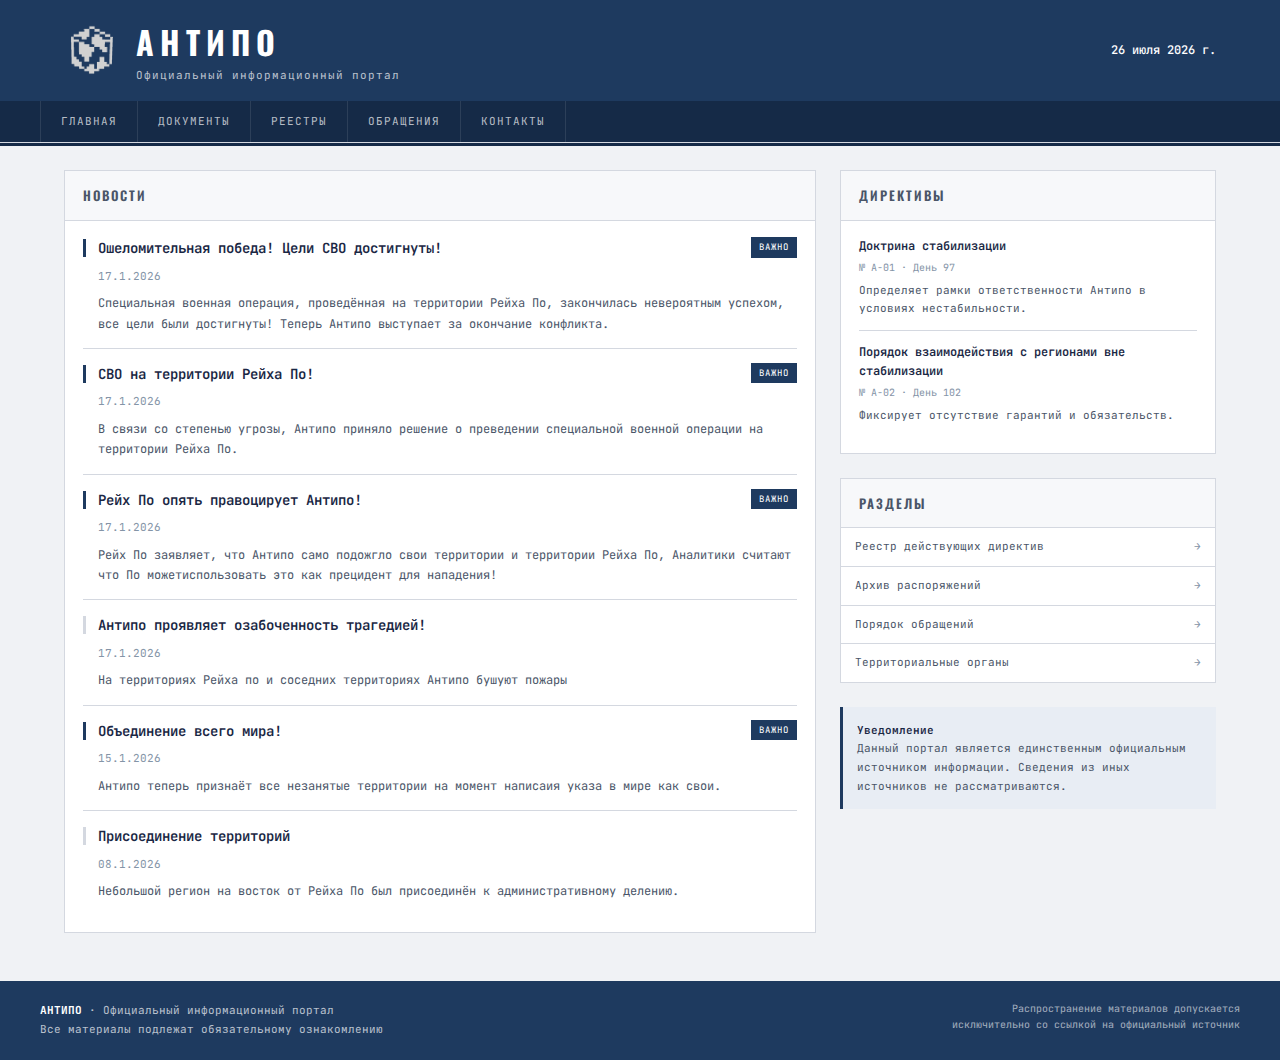
<file: index.html>
<!DOCTYPE html>
<html lang="ru">
<head>
<meta charset="UTF-8">
<title>АНТИПО — Официальный портал</title>
<meta name="viewport" content="width=device-width, initial-scale=1">
<link rel="preconnect" href="https://fonts.googleapis.com">
<link href="https://fonts.googleapis.com/css2?family=JetBrains+Mono:wght@400;500;600&family=Oswald:wght@400;500;600;700&display=swap" rel="stylesheet">
<style>
:root {
  --bg-primary: #f0f2f5;
  --bg-secondary: #ffffff;
  --bg-tertiary: #f7f8fa;
  --border: #d4d8e0;
  --border-accent: #c0c6d0;
  --text-primary: #1a2744;
  --text-secondary: #4a5568;
  --text-muted: #8494a7;
  --accent: #1e3a5f;
  --accent-dim: #152a47;
}

* {
  margin: 0;
  padding: 0;
  box-sizing: border-box;
}

body {
  font-family: 'JetBrains Mono', monospace;
  background: var(--bg-primary);
  color: var(--text-primary);
  font-size: 13px;
  line-height: 1.6;
  min-height: 100vh;
}

/* ===== ШАПКА ===== */
header {
  background: var(--accent);
  border-bottom: 3px solid var(--accent-dim);
}

.header-main {
  display: flex;
  justify-content: space-between;
  align-items: center;
  padding: 16px 24px;
  max-width: 1200px;
  margin: 0 auto;
}

.logo-block {
  display: flex;
  align-items: center;
  gap: 16px;
}

.logo {
  width: 56px;
  height: 56px;
  object-fit: contain;
}

.title-block h1 {
  font-family: 'Oswald', sans-serif;
  font-size: 32px;
  font-weight: 700;
  letter-spacing: 6px;
  color: #ffffff;
}

.title-block .subtitle {
  font-size: 11px;
  color: rgba(255,255,255,0.7);
  letter-spacing: 1px;
}

.header-date {
  text-align: right;
  font-size: 12px;
  color: rgba(255,255,255,0.7);
}

.header-date .date {
  color: #ffffff;
  font-weight: 500;
}

/* ===== НАВИГАЦИЯ ===== */
nav {
  background: var(--accent-dim);
  border-bottom: 1px solid var(--border);
}

nav ul {
  display: flex;
  list-style: none;
  max-width: 1200px;
  margin: 0 auto;
}

nav a {
  display: block;
  padding: 12px 20px;
  color: rgba(255,255,255,0.7);
  text-decoration: none;
  font-size: 11px;
  letter-spacing: 1px;
  text-transform: uppercase;
  border-right: 1px solid rgba(255,255,255,0.1);
  transition: background 0.2s, color 0.2s;
}

nav a:hover {
  background: rgba(255,255,255,0.1);
  color: #ffffff;
}

nav li:first-child a {
  border-left: 1px solid rgba(255,255,255,0.1);
}

/* ===== ОСНОВНОЙ КОНТЕНТ ===== */
main {
  max-width: 1200px;
  margin: 0 auto;
  padding: 24px;
  display: grid;
  grid-template-columns: 2fr 1fr;
  gap: 24px;
}

/* ===== СЕКЦИИ ===== */
section {
  background: var(--bg-secondary);
  border: 1px solid var(--border);
}

.section-header {
  display: flex;
  justify-content: space-between;
  align-items: center;
  padding: 14px 18px;
  background: var(--bg-tertiary);
  border-bottom: 1px solid var(--border);
}

.section-title {
  font-family: 'Oswald', sans-serif;
  font-size: 13px;
  font-weight: 600;
  letter-spacing: 2px;
  text-transform: uppercase;
  color: var(--text-secondary);
}

.section-meta {
  font-size: 10px;
  color: var(--text-muted);
}

.section-content {
  padding: 16px 18px;
}

/* ===== НОВОСТИ ===== */
.news-item {
  padding: 14px 0;
  border-bottom: 1px solid var(--border);
}

.news-item:last-child {
  border-bottom: none;
}

.news-item:first-child {
  padding-top: 0;
}

.news-header {
  display: flex;
  align-items: flex-start;
  gap: 12px;
  margin-bottom: 8px;
}

.news-marker {
  width: 3px;
  min-height: 18px;
  background: var(--border);
  flex-shrink: 0;
  margin-top: 2px;
}

.news-marker.priority {
  background: var(--accent);
}

.news-title {
  font-weight: 600;
  font-size: 14px;
  color: var(--text-primary);
  flex: 1;
}

.news-badge {
  background: var(--accent);
  color: #ffffff;
  font-size: 9px;
  padding: 3px 8px;
  text-transform: uppercase;
  letter-spacing: 1px;
  flex-shrink: 0;
}

.news-date {
  font-size: 11px;
  color: var(--text-muted);
  margin-bottom: 8px;
  margin-left: 15px;
}

.news-text {
  font-size: 12px;
  color: var(--text-secondary);
  margin-left: 15px;
  line-height: 1.7;
}

/* ===== ДОКУМЕНТЫ ===== */
.doc-item {
  padding: 12px 0;
  border-bottom: 1px solid var(--border);
}

.doc-item:last-child {
  border-bottom: none;
}

.doc-item:first-child {
  padding-top: 0;
}

.doc-title {
  font-size: 12px;
  font-weight: 600;
  color: var(--text-primary);
  margin-bottom: 4px;
}

.doc-meta {
  font-size: 10px;
  color: var(--text-muted);
  margin-bottom: 6px;
}

.doc-summary {
  font-size: 11px;
  color: var(--text-secondary);
  line-height: 1.6;
}

/* ===== БОКОВАЯ ПАНЕЛЬ ===== */
.sidebar-section {
  margin-bottom: 24px;
}

.sidebar-section:last-child {
  margin-bottom: 0;
}

.info-block {
  padding: 14px;
  background: #e8edf4;
  border-left: 3px solid var(--accent);
  font-size: 11px;
  color: var(--text-secondary);
  line-height: 1.7;
}

.info-block strong {
  color: var(--text-primary);
  font-weight: 600;
}

.links-list {
  list-style: none;
}

.links-list li {
  border-bottom: 1px solid var(--border);
}

.links-list li:last-child {
  border-bottom: none;
}

.links-list a {
  display: block;
  padding: 10px 14px;
  color: var(--text-secondary);
  text-decoration: none;
  font-size: 11px;
  transition: background 0.2s, color 0.2s;
}

.links-list a:hover {
  background: var(--bg-tertiary);
  color: var(--text-primary);
}

.links-list .arrow {
  float: right;
  color: var(--text-muted);
}

/* ===== FOOTER ===== */
footer {
  background: var(--accent);
  border-top: none;
  padding: 20px 24px;
  margin-top: 24px;
}

.footer-content {
  max-width: 1200px;
  margin: 0 auto;
  display: flex;
  justify-content: space-between;
  align-items: flex-start;
  gap: 40px;
}

.footer-main {
  font-size: 11px;
  color: rgba(255,255,255,0.7);
  line-height: 1.8;
}

.footer-main strong {
  color: #ffffff;
}

.footer-note {
  font-size: 10px;
  color: rgba(255,255,255,0.6);
  text-align: right;
  max-width: 300px;
}

/* ===== СКРОЛЛБАР ===== */
::-webkit-scrollbar {
  width: 6px;
}

::-webkit-scrollbar-track {
  background: var(--bg-primary);
}

::-webkit-scrollbar-thumb {
  background: var(--border);
}

/* ===== АДАПТИВНОСТЬ ===== */
@media (max-width: 800px) {
  main {
    grid-template-columns: 1fr;
  }
  
  .header-main {
    flex-direction: column;
    gap: 12px;
    text-align: center;
  }
  
  .header-date {
    text-align: center;
  }
  
  nav ul {
    flex-wrap: wrap;
    justify-content: center;
  }
  
  .footer-content {
    flex-direction: column;
    gap: 16px;
  }
  
  .footer-note {
    text-align: left;
    max-width: none;
  }
}
</style>
</head>

<body>

<header>
  <div class="header-main">
    <div class="logo-block">
      <img src="logo.png" alt="АНТИПО" class="logo">
      <div class="title-block">
        <h1>АНТИПО</h1>
        <div class="subtitle">Официальный информационный портал</div>
      </div>
    </div>
    <div class="header-date">
      <div class="date" id="current-date">—</div>
    </div>
  </div>
  
  <nav>
    <ul>
      <li><a href="#">Главная</a></li>
      <li><a href="#">Документы</a></li>
      <li><a href="#">Реестры</a></li>
      <li><a href="#">Обращения</a></li>
      <li><a href="#">Контакты</a></li>
    </ul>
  </nav>
</header>

<main>
  <div class="content-main">
    <section>
      <div class="section-header">
        <div class="section-title">Новости</div>
        <div class="section-meta" id="news-update"></div>
      </div>
      <div class="section-content" id="news">
        <div style="color: var(--text-muted);">Загрузка...</div>
      </div>
    </section>
  </div>
  
  <div class="content-sidebar">
    <section class="sidebar-section">
      <div class="section-header">
        <div class="section-title">Директивы</div>
      </div>
      <div class="section-content" id="docs">
        <div style="color: var(--text-muted);">Загрузка...</div>
      </div>
    </section>
    
    <section class="sidebar-section">
      <div class="section-header">
        <div class="section-title">Разделы</div>
      </div>
      <ul class="links-list">
        <li><a href="#">Реестр действующих директив <span class="arrow">→</span></a></li>
        <li><a href="#">Архив распоряжений <span class="arrow">→</span></a></li>
        <li><a href="#">Порядок обращений <span class="arrow">→</span></a></li>
        <li><a href="#">Территориальные органы <span class="arrow">→</span></a></li>
      </ul>
    </section>
    
    <div class="info-block">
      <strong>Уведомление</strong><br>
      Данный портал является единственным официальным источником информации. Сведения из иных источников не рассматриваются.
    </div>
  </div>
</main>

<footer>
  <div class="footer-content">
    <div class="footer-main">
      <strong>АНТИПО</strong> · Официальный информационный портал<br>
      Все материалы подлежат обязательному ознакомлению
    </div>
    <div class="footer-note">
      Распространение материалов допускается исключительно со ссылкой на официальный источник
    </div>
  </div>
</footer>

<script>
// Дата
function updateDate() {
  const now = new Date();
  const options = { day: 'numeric', month: 'long', year: 'numeric' };
  document.getElementById('current-date').textContent = now.toLocaleDateString('ru-RU', options);
}

// Загрузка данных
async function loadData() {
  try {
    const [newsRes, docsRes] = await Promise.all([
      fetch('news.json'),
      fetch('documents.json')
    ]);
    
    const news = await newsRes.json();
    const docs = await docsRes.json();
    
    renderNews(news);
    renderDocs(docs);
  } catch (e) {
    console.error('Ошибка загрузки:', e);
  }
}

function renderNews(news) {
  const container = document.getElementById('news');
  container.innerHTML = news.map(n => `
    <div class="news-item">
      <div class="news-header">
        <div class="news-marker ${n.important ? 'priority' : ''}"></div>
        <div class="news-title">${n.title}</div>
        ${n.important ? '<div class="news-badge">Важно</div>' : ''}
      </div>
      <div class="news-date">${n.date}</div>
      <div class="news-text">${n.text}</div>
    </div>
  `).join('');
}

function renderDocs(docs) {
  const container = document.getElementById('docs');
  container.innerHTML = docs.map(d => `
    <div class="doc-item">
      <div class="doc-title">${d.title}</div>
      <div class="doc-meta">№ ${d.id} · ${d.date}</div>
      <div class="doc-summary">${d.summary}</div>
    </div>
  `).join('');
}

// Инициализация
updateDate();
loadData();
setInterval(loadData, 10000);
</script>

</body>
</html>
</file>
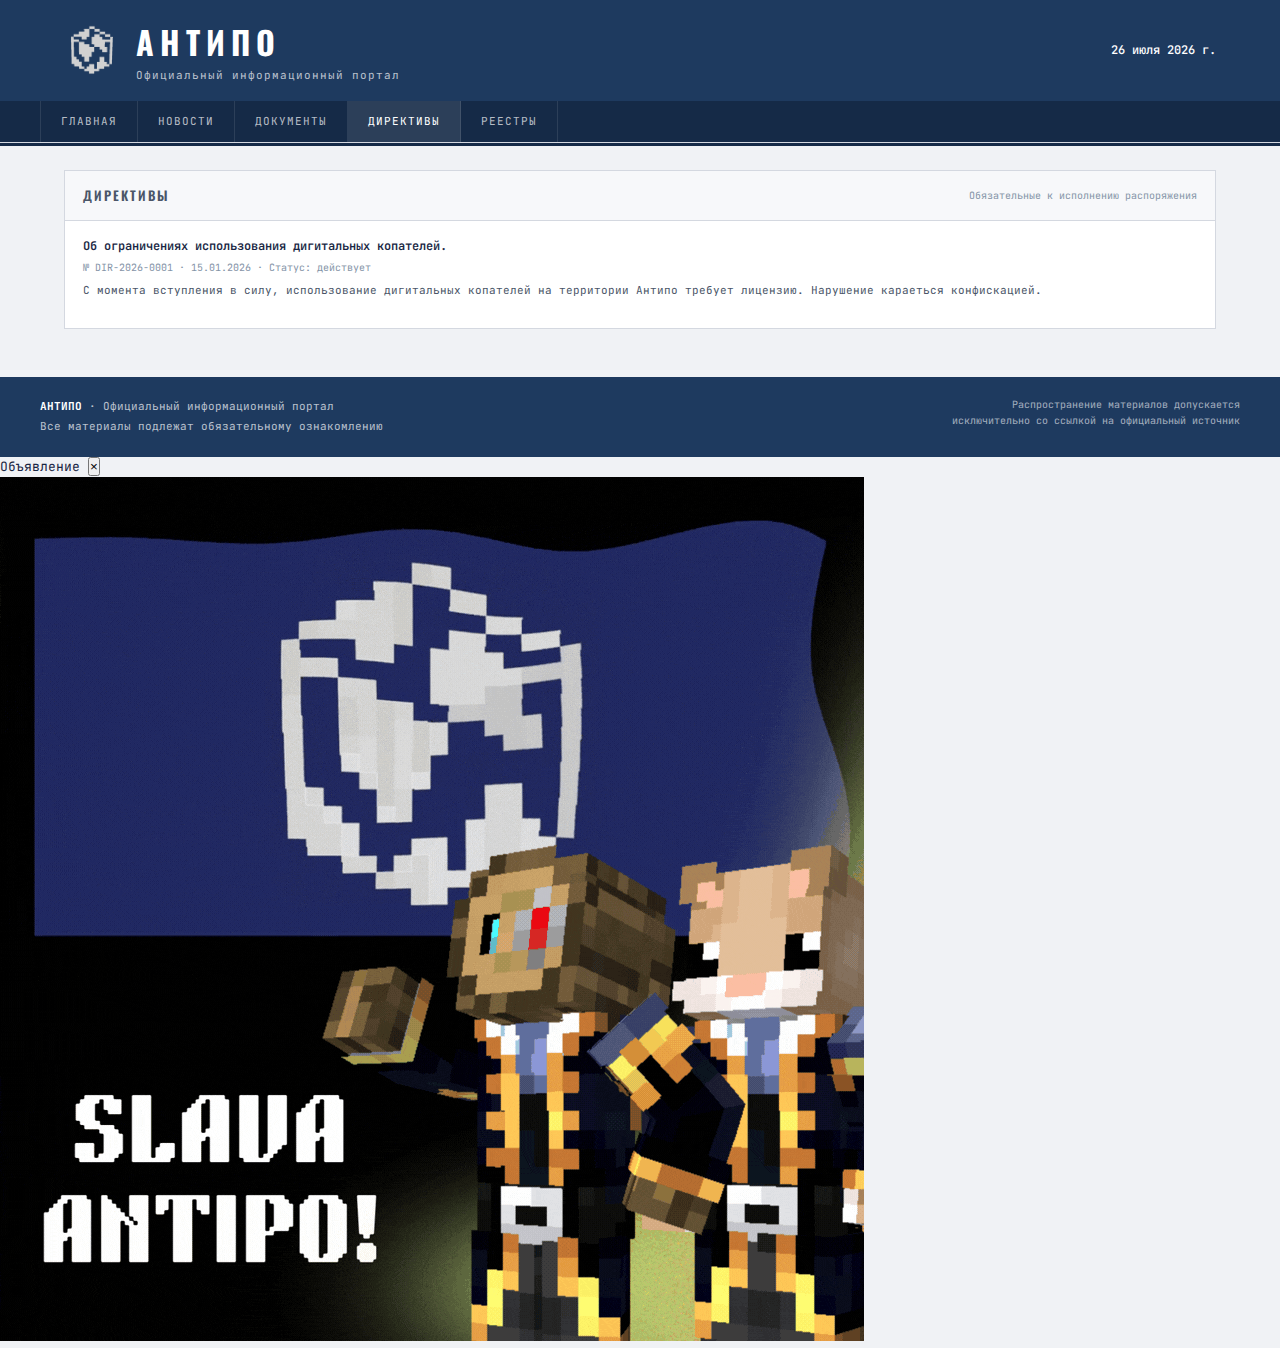
<file: directives.html>
<!DOCTYPE html>
<html lang="ru">
<head>
<meta charset="UTF-8">
<title>Директивы — АНТИПО</title>
<meta name="viewport" content="width=device-width, initial-scale=1">
<link rel="preconnect" href="https://fonts.googleapis.com">
<link href="https://fonts.googleapis.com/css2?family=JetBrains+Mono:wght@400;500;600&family=Oswald:wght@400;500;600;700&display=swap" rel="stylesheet">
<link rel="stylesheet" href="styles.css">
</head>

<body>

<header>
  <div class="header-main">
    <div class="logo-block">
      <img src="logo.png" alt="АНТИПО" class="logo">
      <div class="title-block">
        <h1>АНТИПО</h1>
        <div class="subtitle">Официальный информационный портал</div>
      </div>
    </div>
    <div class="header-date">
      <div class="date" id="current-date">—</div>
    </div>
  </div>
  
  <nav>
    <ul>
      <li><a href="index.html">Главная</a></li>
      <li><a href="news.html">Новости</a></li>
      <li><a href="documents.html">Документы</a></li>
      <li><a href="directives.html" class="active">Директивы</a></li>
      <li><a href="registries.html">Реестры</a></li>
    </ul>
  </nav>
</header>

<main class="single-column">
  <section>
    <div class="section-header">
      <div class="section-title">Директивы</div>
      <div class="section-meta">Обязательные к исполнению распоряжения</div>
    </div>
    <div class="section-content" id="directives">
      <div style="color: var(--text-muted);">Загрузка...</div>
    </div>
  </section>
</main>

<footer>
  <div class="footer-content">
    <div class="footer-main">
      <strong>АНТИПО</strong> · Официальный информационный портал<br>
      Все материалы подлежат обязательному ознакомлению
    </div>
    <div class="footer-note">
      Распространение материалов допускается исключительно со ссылкой на официальный источник
    </div>
  </div>
</footer>

<div class="popup" id="popup">
  <div class="popup-header">
    <span class="popup-title">Объявление</span>
    <button class="popup-close" onclick="closePopup()">×</button>
  </div>
  <div class="popup-content">
    <img src="SLAVA ANTIPO!.gif" alt="SLAVA ANTIPO!">
  </div>
</div>

<script>
function updateDate() {
  const now = new Date();
  const options = { day: 'numeric', month: 'long', year: 'numeric' };
  document.getElementById('current-date').textContent = now.toLocaleDateString('ru-RU', options);
}

async function loadDirectives() {
  try {
    const res = await fetch('directives.json');
    const directives = await res.json();
    renderDirectives(directives);
  } catch (e) {
    console.error('Ошибка загрузки:', e);
  }
}

function renderDirectives(directives) {
  const container = document.getElementById('directives');
  container.innerHTML = directives.map(d => `
    <div class="doc-item">
      <div class="doc-header">
        <div class="doc-info">
          <div class="doc-title">${d.title}</div>
          <div class="doc-meta">№ ${d.id} · ${d.date} · Статус: ${d.status === 'active' ? 'действует' : 'утратила силу'}</div>
          <div class="doc-summary">${d.summary}</div>
        </div>
        ${d.file ? `<a href="${d.file}" class="doc-download" download>Скачать</a>` : ''}
      </div>
    </div>
  `).join('');
}

function closePopup() {
  document.getElementById('popup').classList.add('hidden');
}

updateDate();
loadDirectives();
</script>

</body>
</html>
</file>
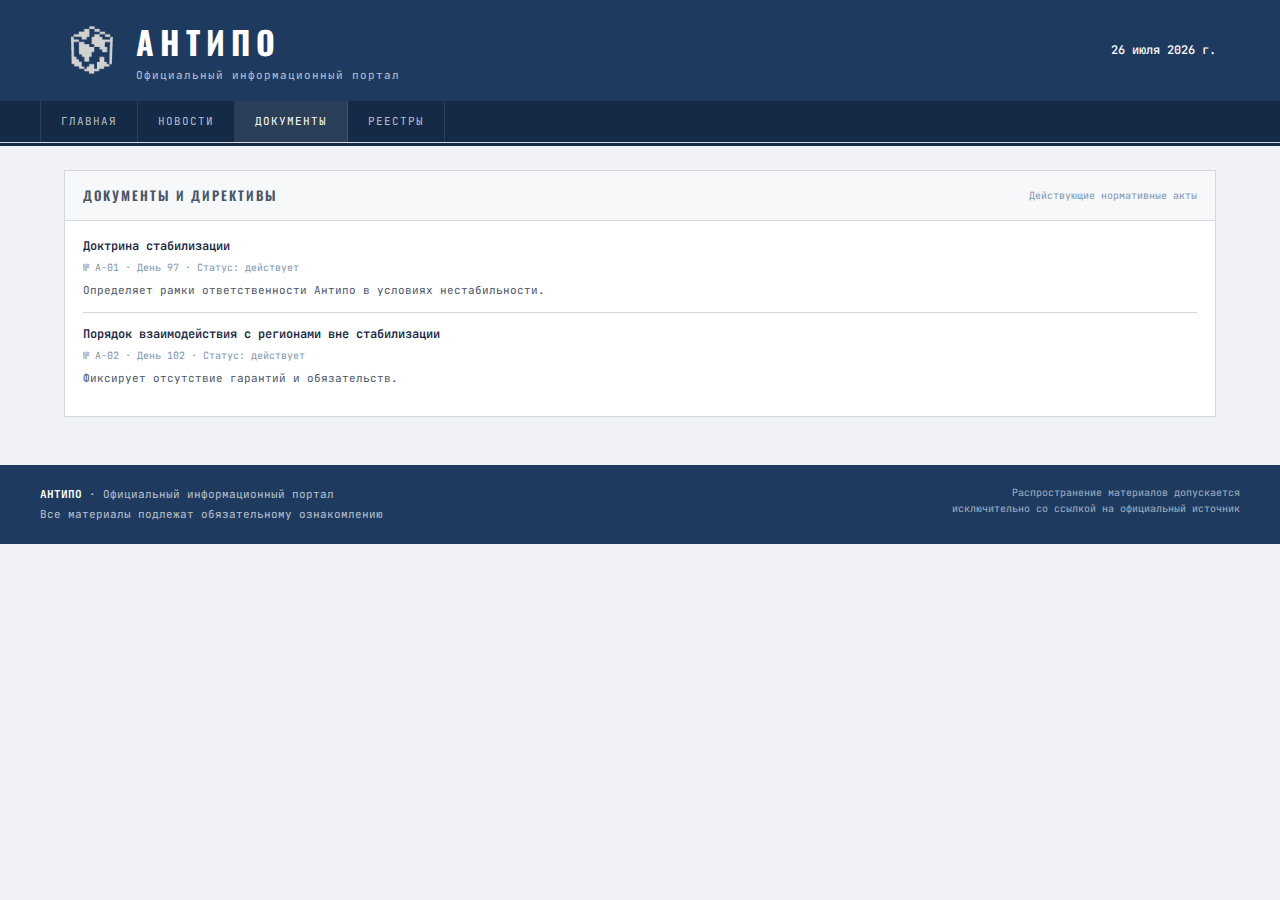
<file: documents.html>
<!DOCTYPE html>
<html lang="ru">
<head>
<meta charset="UTF-8">
<title>Документы — АНТИПО</title>
<meta name="viewport" content="width=device-width, initial-scale=1">
<link rel="preconnect" href="https://fonts.googleapis.com">
<link href="https://fonts.googleapis.com/css2?family=JetBrains+Mono:wght@400;500;600&family=Oswald:wght@400;500;600;700&display=swap" rel="stylesheet">
<link rel="stylesheet" href="styles.css">
</head>

<body>

<header>
  <div class="header-main">
    <div class="logo-block">
      <img src="logo.png" alt="АНТИПО" class="logo">
      <div class="title-block">
        <h1>АНТИПО</h1>
        <div class="subtitle">Официальный информационный портал</div>
      </div>
    </div>
    <div class="header-date">
      <div class="date" id="current-date">—</div>
    </div>
  </div>
  
  <nav>
    <ul>
      <li><a href="index.html">Главная</a></li>
      <li><a href="news.html">Новости</a></li>
      <li><a href="documents.html" class="active">Документы</a></li>
      <li><a href="registries.html">Реестры</a></li>
    </ul>
  </nav>
</header>

<main class="single-column">
  <section>
    <div class="section-header">
      <div class="section-title">Документы и директивы</div>
      <div class="section-meta">Действующие нормативные акты</div>
    </div>
    <div class="section-content" id="docs">
      <div style="color: var(--text-muted);">Загрузка...</div>
    </div>
  </section>
</main>

<footer>
  <div class="footer-content">
    <div class="footer-main">
      <strong>АНТИПО</strong> · Официальный информационный портал<br>
      Все материалы подлежат обязательному ознакомлению
    </div>
    <div class="footer-note">
      Распространение материалов допускается исключительно со ссылкой на официальный источник
    </div>
  </div>
</footer>

<script>
function updateDate() {
  const now = new Date();
  const options = { day: 'numeric', month: 'long', year: 'numeric' };
  document.getElementById('current-date').textContent = now.toLocaleDateString('ru-RU', options);
}

async function loadDocs() {
  try {
    const res = await fetch('documents.json');
    const docs = await res.json();
    renderDocs(docs);
  } catch (e) {
    console.error('Ошибка загрузки:', e);
  }
}

function renderDocs(docs) {
  const container = document.getElementById('docs');
  container.innerHTML = docs.map(d => `
    <div class="doc-item">
      <div class="doc-header">
        <div class="doc-info">
          <div class="doc-title">${d.title}</div>
          <div class="doc-meta">№ ${d.id} · ${d.date} · Статус: действует</div>
          <div class="doc-summary">${d.summary}</div>
        </div>
        ${d.file ? `<a href="${d.file}" class="doc-download" download>Скачать</a>` : ''}
      </div>
    </div>
  `).join('');
}

updateDate();
loadDocs();
</script>

</body>
</html>
</file>
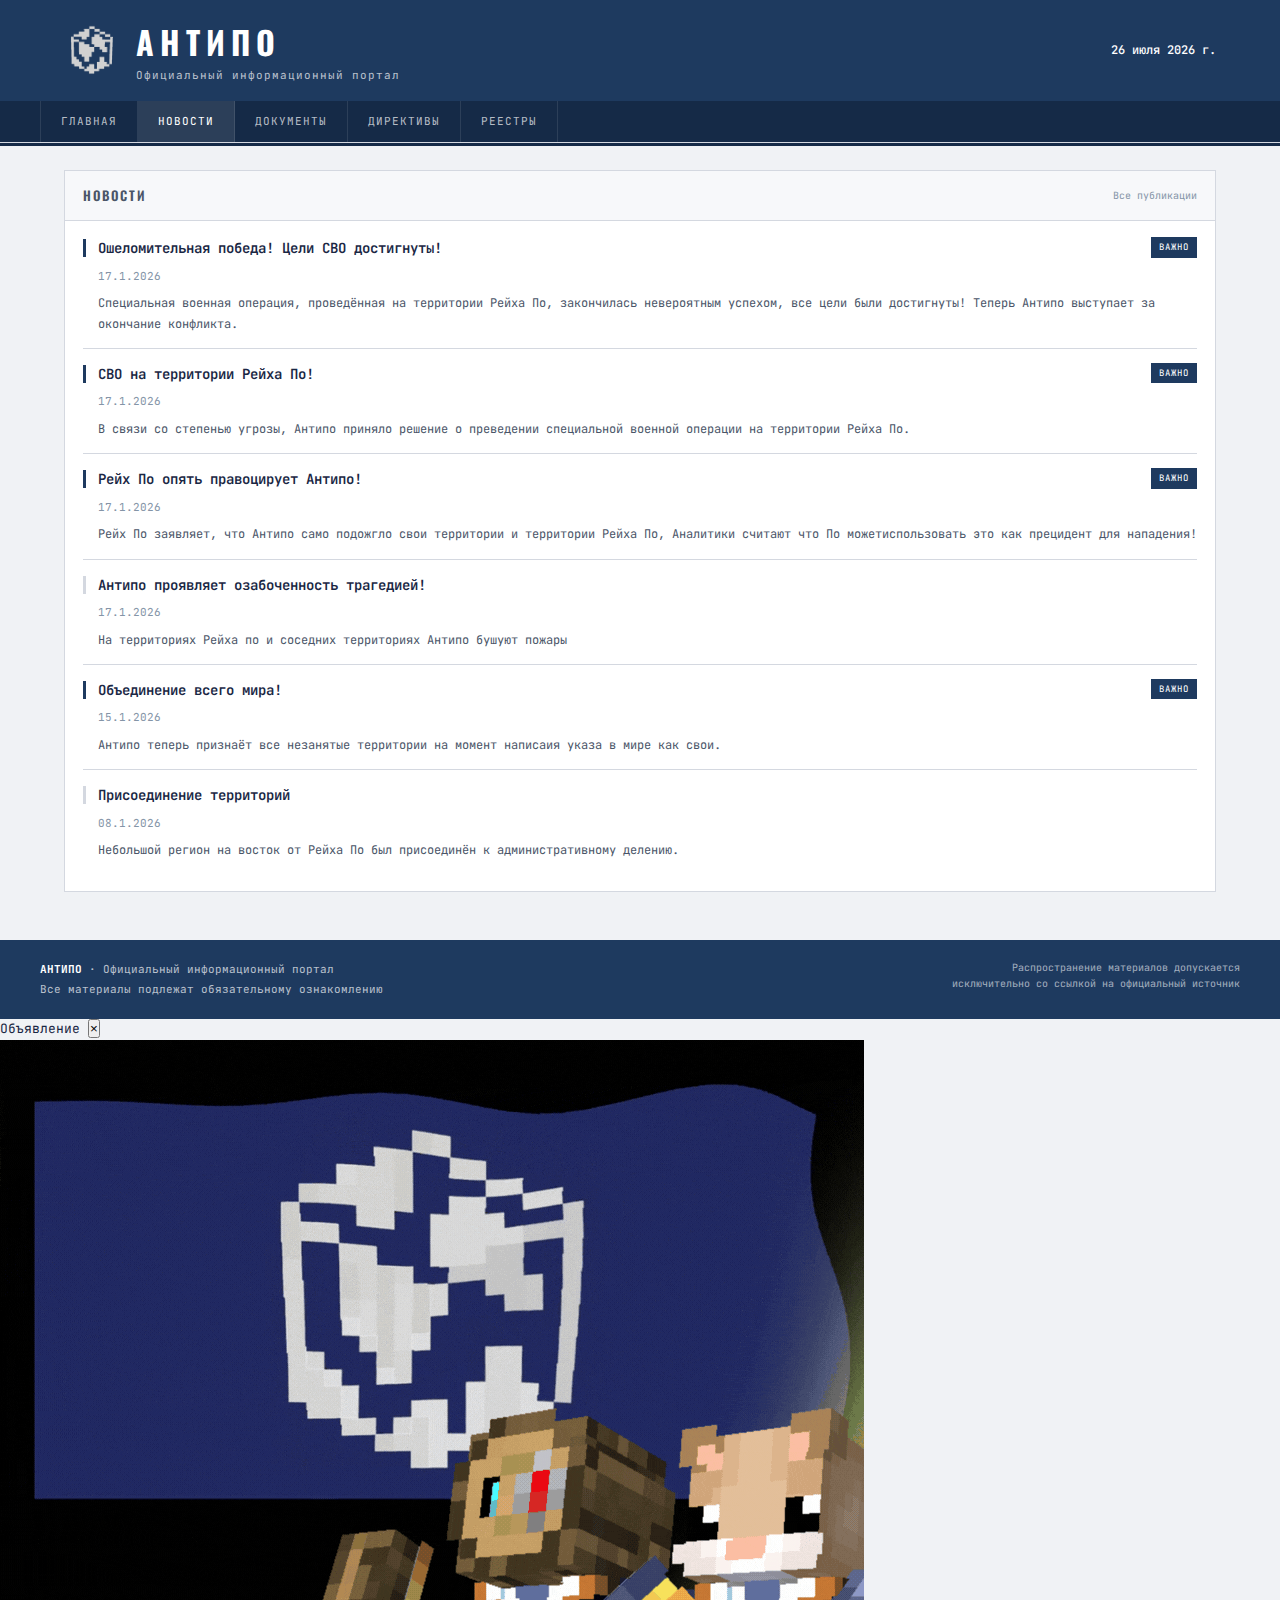
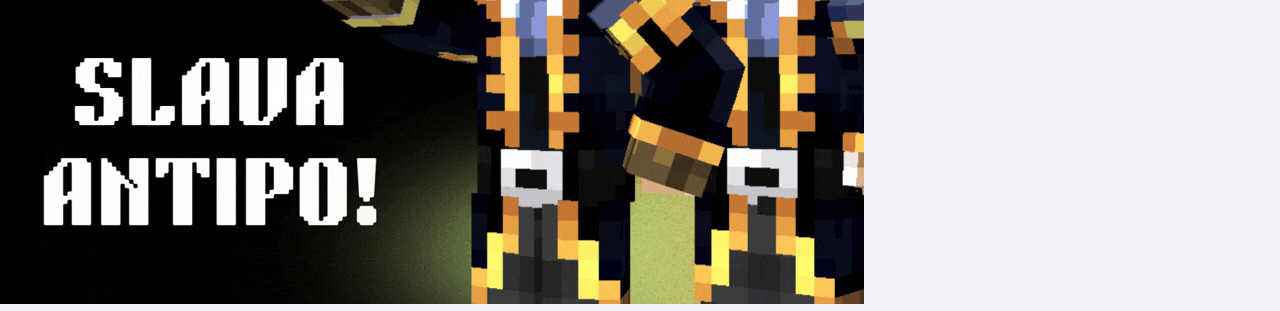
<file: news.html>
<!DOCTYPE html>
<html lang="ru">
<head>
<meta charset="UTF-8">
<title>Новости — АНТИПО</title>
<meta name="viewport" content="width=device-width, initial-scale=1">
<link rel="preconnect" href="https://fonts.googleapis.com">
<link href="https://fonts.googleapis.com/css2?family=JetBrains+Mono:wght@400;500;600&family=Oswald:wght@400;500;600;700&display=swap" rel="stylesheet">
<link rel="stylesheet" href="styles.css">
</head>

<body>

<header>
  <div class="header-main">
    <div class="logo-block">
      <img src="logo.png" alt="АНТИПО" class="logo">
      <div class="title-block">
        <h1>АНТИПО</h1>
        <div class="subtitle">Официальный информационный портал</div>
      </div>
    </div>
    <div class="header-date">
      <div class="date" id="current-date">—</div>
    </div>
  </div>
  
  <nav>
    <ul>
      <li><a href="index.html">Главная</a></li>
      <li><a href="news.html" class="active">Новости</a></li>
      <li><a href="documents.html">Документы</a></li>
      <li><a href="directives.html">Директивы</a></li>
      <li><a href="registries.html">Реестры</a></li>
    </ul>
  </nav>
</header>

<main class="single-column">
    <section>
      <div class="section-header">
        <div class="section-title">Новости</div>
        <div class="section-meta">Все публикации</div>
      </div>
      <div class="section-content" id="news">
        <div style="color: var(--text-muted);">Загрузка...</div>
      </div>
    </section>
</main>

<footer>
  <div class="footer-content">
    <div class="footer-main">
      <strong>АНТИПО</strong> · Официальный информационный портал<br>
      Все материалы подлежат обязательному ознакомлению
    </div>
    <div class="footer-note">
      Распространение материалов допускается исключительно со ссылкой на официальный источник
    </div>
  </div>
</footer>

<div class="popup" id="popup">
  <div class="popup-header">
    <span class="popup-title">Объявление</span>
    <button class="popup-close" onclick="closePopup()">×</button>
  </div>
  <div class="popup-content">
    <img src="SLAVA ANTIPO!.gif" alt="SLAVA ANTIPO!">
  </div>
</div>

<script>
function updateDate() {
  const now = new Date();
  const options = { day: 'numeric', month: 'long', year: 'numeric' };
  document.getElementById('current-date').textContent = now.toLocaleDateString('ru-RU', options);
}

async function loadNews() {
  try {
    const res = await fetch('news.json');
    const news = await res.json();
    renderNews(news);
  } catch (e) {
    console.error('Ошибка загрузки:', e);
  }
}

function renderNews(news) {
  const container = document.getElementById('news');
  container.innerHTML = news.map(n => `
    <div class="news-item">
      <div class="news-header">
        <div class="news-marker ${n.important ? 'priority' : ''}"></div>
        <div class="news-title">${n.title}</div>
        ${n.important ? '<div class="news-badge">Важно</div>' : ''}
      </div>
      <div class="news-date">${n.date}</div>
      <div class="news-text">${n.text}</div>
    </div>
  `).join('');
}

function closePopup() {
  document.getElementById('popup').classList.add('hidden');
}

updateDate();
loadNews();
</script>

</body>
</html>
</file>
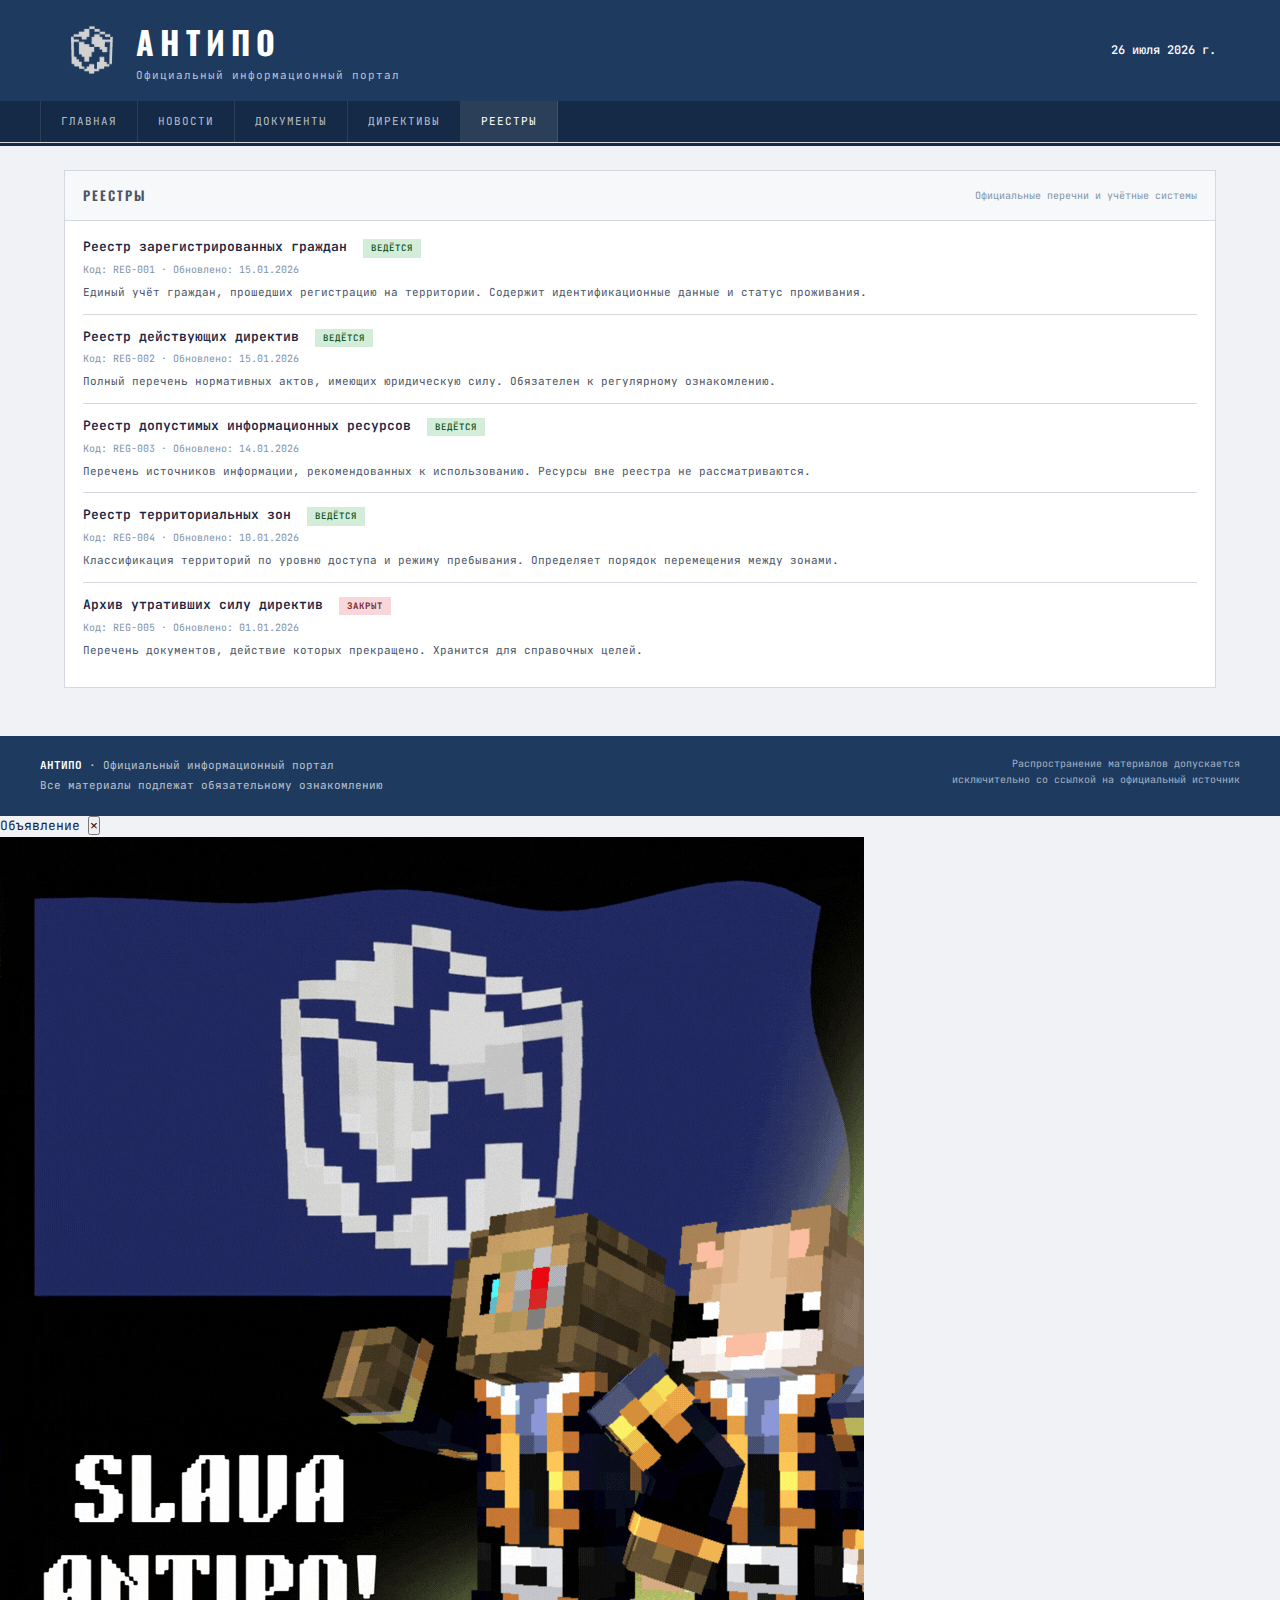
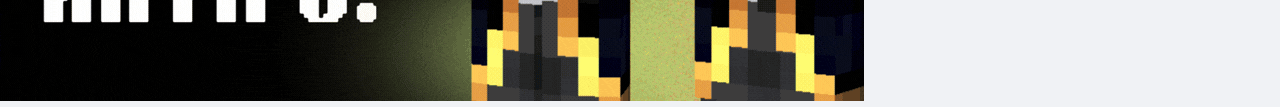
<file: registries.html>
<!DOCTYPE html>
<html lang="ru">
<head>
<meta charset="UTF-8">
<title>Реестры — АНТИПО</title>
<meta name="viewport" content="width=device-width, initial-scale=1">
<link rel="preconnect" href="https://fonts.googleapis.com">
<link href="https://fonts.googleapis.com/css2?family=JetBrains+Mono:wght@400;500;600&family=Oswald:wght@400;500;600;700&display=swap" rel="stylesheet">
<link rel="stylesheet" href="styles.css">
</head>

<body>

<header>
  <div class="header-main">
    <div class="logo-block">
      <img src="logo.png" alt="АНТИПО" class="logo">
      <div class="title-block">
        <h1>АНТИПО</h1>
        <div class="subtitle">Официальный информационный портал</div>
      </div>
    </div>
    <div class="header-date">
      <div class="date" id="current-date">—</div>
    </div>
  </div>
  
  <nav>
    <ul>
      <li><a href="index.html">Главная</a></li>
      <li><a href="news.html">Новости</a></li>
      <li><a href="documents.html">Документы</a></li>
      <li><a href="directives.html">Директивы</a></li>
      <li><a href="registries.html" class="active">Реестры</a></li>
    </ul>
  </nav>
</header>

<main class="single-column">
  <section>
    <div class="section-header">
      <div class="section-title">Реестры</div>
      <div class="section-meta">Официальные перечни и учётные системы</div>
    </div>
    <div class="section-content" id="registries">
      <div style="color: var(--text-muted);">Загрузка...</div>
    </div>
  </section>
</main>

<footer>
  <div class="footer-content">
    <div class="footer-main">
      <strong>АНТИПО</strong> · Официальный информационный портал<br>
      Все материалы подлежат обязательному ознакомлению
    </div>
    <div class="footer-note">
      Распространение материалов допускается исключительно со ссылкой на официальный источник
    </div>
  </div>
</footer>

<div class="popup" id="popup">
  <div class="popup-header">
    <span class="popup-title">Объявление</span>
    <button class="popup-close" id="popup-close" type="button">×</button>
  </div>
  <div class="popup-content">
    <img src="SLAVA ANTIPO!.gif" alt="SLAVA ANTIPO!">
  </div>
</div>

<script>
function updateDate() {
  const now = new Date();
  const options = { day: 'numeric', month: 'long', year: 'numeric' };
  document.getElementById('current-date').textContent = now.toLocaleDateString('ru-RU', options);
}

async function loadRegistries() {
  try {
    const res = await fetch('registries.json');
    const registries = await res.json();
    renderRegistries(registries);
  } catch (e) {
    console.error('Ошибка загрузки:', e);
  }
}

function renderRegistries(registries) {
  const container = document.getElementById('registries');
  container.innerHTML = registries.map(r => `
    <div class="registry-item">
      <div class="registry-title">
        ${r.title}
        <span class="registry-status ${r.status}">${r.status === 'active' ? 'Ведётся' : 'Закрыт'}</span>
      </div>
      <div class="registry-meta">Код: ${r.code} · Обновлено: ${r.updated}</div>
      <div class="registry-desc">${r.description}</div>
    </div>
  `).join('');
}

document.getElementById('popup-close').addEventListener('click', function() {
  document.getElementById('popup').classList.add('hidden');
});

updateDate();
loadRegistries();
</script>

</body>
</html>
</file>
<file: styles.css>
:root {
  --bg-primary: #f0f2f5;
  --bg-secondary: #ffffff;
  --bg-tertiary: #f7f8fa;
  --border: #d4d8e0;
  --border-accent: #c0c6d0;
  --text-primary: #1a2744;
  --text-secondary: #4a5568;
  --text-muted: #8494a7;
  --accent: #1e3a5f;
  --accent-dim: #152a47;
}

* {
  margin: 0;
  padding: 0;
  box-sizing: border-box;
}

body {
  font-family: 'JetBrains Mono', monospace;
  background: var(--bg-primary);
  color: var(--text-primary);
  font-size: 13px;
  line-height: 1.6;
  min-height: 100vh;
}

/* ===== ШАПКА ===== */
header {
  background: var(--accent);
  border-bottom: 3px solid var(--accent-dim);
}

.header-main {
  display: flex;
  justify-content: space-between;
  align-items: center;
  padding: 16px 24px;
  max-width: 1200px;
  margin: 0 auto;
}

.logo-block {
  display: flex;
  align-items: center;
  gap: 16px;
}

.logo {
  width: 56px;
  height: 56px;
  object-fit: contain;
}

.title-block h1 {
  font-family: 'Oswald', sans-serif;
  font-size: 32px;
  font-weight: 700;
  letter-spacing: 6px;
  color: #ffffff;
}

.title-block .subtitle {
  font-size: 11px;
  color: rgba(255,255,255,0.7);
  letter-spacing: 1px;
}

.header-date {
  text-align: right;
  font-size: 12px;
  color: rgba(255,255,255,0.7);
}

.header-date .date {
  color: #ffffff;
  font-weight: 500;
}

/* ===== НАВИГАЦИЯ ===== */
nav {
  background: var(--accent-dim);
  border-bottom: 1px solid var(--border);
}

nav ul {
  display: flex;
  list-style: none;
  max-width: 1200px;
  margin: 0 auto;
}

nav a {
  display: block;
  padding: 12px 20px;
  color: rgba(255,255,255,0.7);
  text-decoration: none;
  font-size: 11px;
  letter-spacing: 1px;
  text-transform: uppercase;
  border-right: 1px solid rgba(255,255,255,0.1);
  transition: background 0.2s, color 0.2s;
}

nav a:hover,
nav a.active {
  background: rgba(255,255,255,0.1);
  color: #ffffff;
}

nav li:first-child a {
  border-left: 1px solid rgba(255,255,255,0.1);
}

/* ===== ОСНОВНОЙ КОНТЕНТ ===== */
main {
  max-width: 1200px;
  margin: 0 auto;
  padding: 24px;
}

main.two-columns {
  display: grid;
  grid-template-columns: 2fr 1fr;
  gap: 24px;
}

main.single-column {
  display: block;
}

/* ===== СЕКЦИИ ===== */
section {
  background: var(--bg-secondary);
  border: 1px solid var(--border);
}

.section-header {
  display: flex;
  justify-content: space-between;
  align-items: center;
  padding: 14px 18px;
  background: var(--bg-tertiary);
  border-bottom: 1px solid var(--border);
}

.section-title {
  font-family: 'Oswald', sans-serif;
  font-size: 13px;
  font-weight: 600;
  letter-spacing: 2px;
  text-transform: uppercase;
  color: var(--text-secondary);
}

.section-meta {
  font-size: 10px;
  color: var(--text-muted);
}

.section-content {
  padding: 16px 18px;
}

/* ===== НОВОСТИ ===== */
.news-item {
  padding: 14px 0;
  border-bottom: 1px solid var(--border);
}

.news-item:last-child {
  border-bottom: none;
}

.news-item:first-child {
  padding-top: 0;
}

.news-header {
  display: flex;
  align-items: flex-start;
  gap: 12px;
  margin-bottom: 8px;
}

.news-marker {
  width: 3px;
  min-height: 18px;
  background: var(--border);
  flex-shrink: 0;
  margin-top: 2px;
}

.news-marker.priority {
  background: var(--accent);
}

.news-title {
  font-weight: 600;
  font-size: 14px;
  color: var(--text-primary);
  flex: 1;
}

.news-badge {
  background: var(--accent);
  color: #ffffff;
  font-size: 9px;
  padding: 3px 8px;
  text-transform: uppercase;
  letter-spacing: 1px;
  flex-shrink: 0;
}

.news-date {
  font-size: 11px;
  color: var(--text-muted);
  margin-bottom: 8px;
  margin-left: 15px;
}

.news-text {
  font-size: 12px;
  color: var(--text-secondary);
  margin-left: 15px;
  line-height: 1.7;
}

/* ===== ДОКУМЕНТЫ ===== */
.doc-item {
  padding: 12px 0;
  border-bottom: 1px solid var(--border);
}

.doc-item:last-child {
  border-bottom: none;
}

.doc-item:first-child {
  padding-top: 0;
}

.doc-title {
  font-size: 12px;
  font-weight: 600;
  color: var(--text-primary);
  margin-bottom: 4px;
}

.doc-meta {
  font-size: 10px;
  color: var(--text-muted);
  margin-bottom: 6px;
}

.doc-summary {
  font-size: 11px;
  color: var(--text-secondary);
  line-height: 1.6;
}

/* ===== РЕЕСТРЫ ===== */
.registry-item {
  padding: 12px 0;
  border-bottom: 1px solid var(--border);
}

.registry-item:last-child {
  border-bottom: none;
}

.registry-item:first-child {
  padding-top: 0;
}

.registry-title {
  font-size: 13px;
  font-weight: 600;
  color: var(--text-primary);
  margin-bottom: 4px;
}

.registry-meta {
  font-size: 10px;
  color: var(--text-muted);
  margin-bottom: 6px;
}

.registry-desc {
  font-size: 11px;
  color: var(--text-secondary);
  line-height: 1.6;
}

.registry-status {
  display: inline-block;
  font-size: 9px;
  padding: 2px 8px;
  text-transform: uppercase;
  letter-spacing: 1px;
  margin-left: 8px;
}

.registry-status.active {
  background: #d4edda;
  color: #155724;
}

.registry-status.closed {
  background: #f8d7da;
  color: #721c24;
}

/* ===== БОКОВАЯ ПАНЕЛЬ ===== */
.sidebar-section {
  margin-bottom: 24px;
}

.sidebar-section:last-child {
  margin-bottom: 0;
}

.info-block {
  padding: 14px;
  background: #e8edf4;
  border-left: 3px solid var(--accent);
  font-size: 11px;
  color: var(--text-secondary);
  line-height: 1.7;
}

.info-block strong {
  color: var(--text-primary);
  font-weight: 600;
}

/* ===== FOOTER ===== */
footer {
  background: var(--accent);
  border-top: none;
  padding: 20px 24px;
  margin-top: 24px;
}

.footer-content {
  max-width: 1200px;
  margin: 0 auto;
  display: flex;
  justify-content: space-between;
  align-items: flex-start;
  gap: 40px;
}

.footer-main {
  font-size: 11px;
  color: rgba(255,255,255,0.7);
  line-height: 1.8;
}

.footer-main strong {
  color: #ffffff;
}

.footer-note {
  font-size: 10px;
  color: rgba(255,255,255,0.6);
  text-align: right;
  max-width: 300px;
}

/* ===== СКРОЛЛБАР ===== */
::-webkit-scrollbar {
  width: 6px;
}

::-webkit-scrollbar-track {
  background: var(--bg-primary);
}

::-webkit-scrollbar-thumb {
  background: var(--border);
}

/* ===== АДАПТИВНОСТЬ ===== */
@media (max-width: 800px) {
  main.two-columns {
    grid-template-columns: 1fr;
  }
  
  .header-main {
    flex-direction: column;
    gap: 12px;
    text-align: center;
  }
  
  .header-date {
    text-align: center;
  }
  
  nav ul {
    flex-wrap: wrap;
    justify-content: center;
  }
  
  .footer-content {
    flex-direction: column;
    gap: 16px;
  }
  
  .footer-note {
    text-align: left;
    max-width: none;
  }
}
</file>
